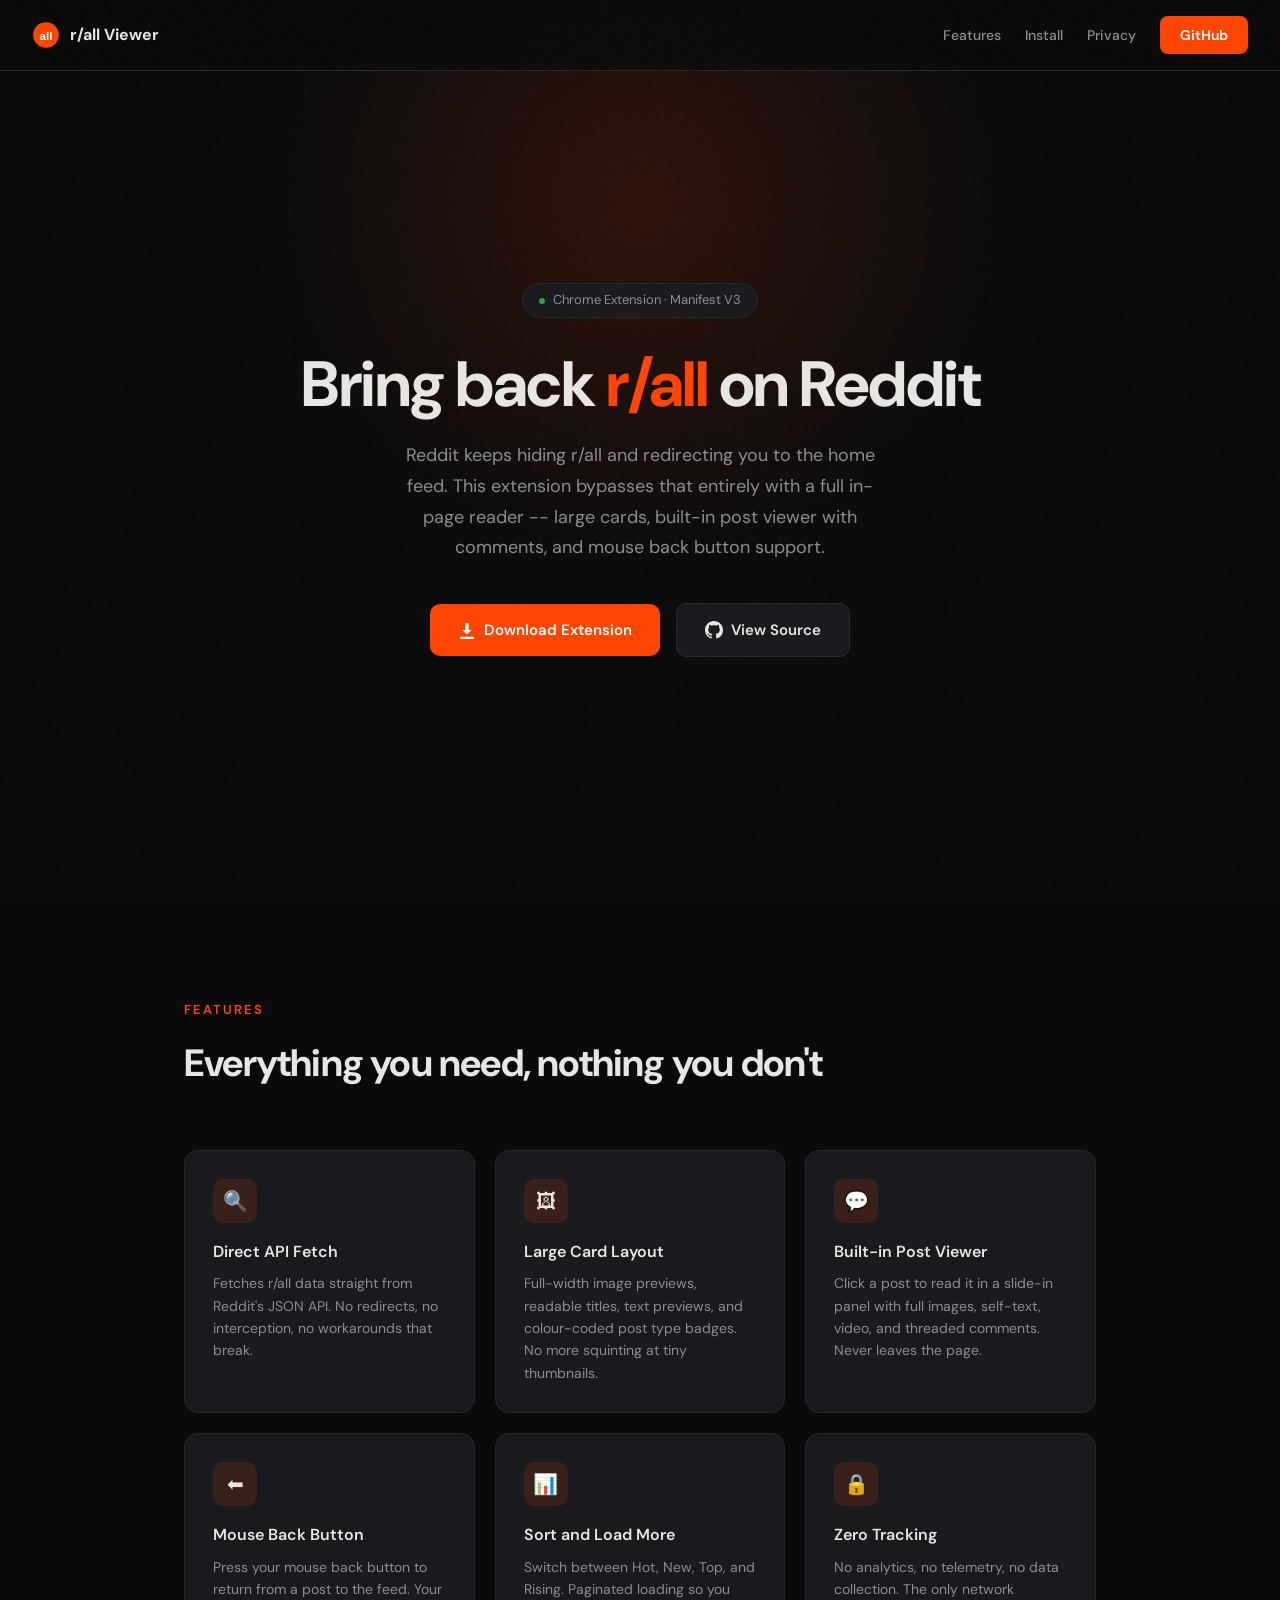
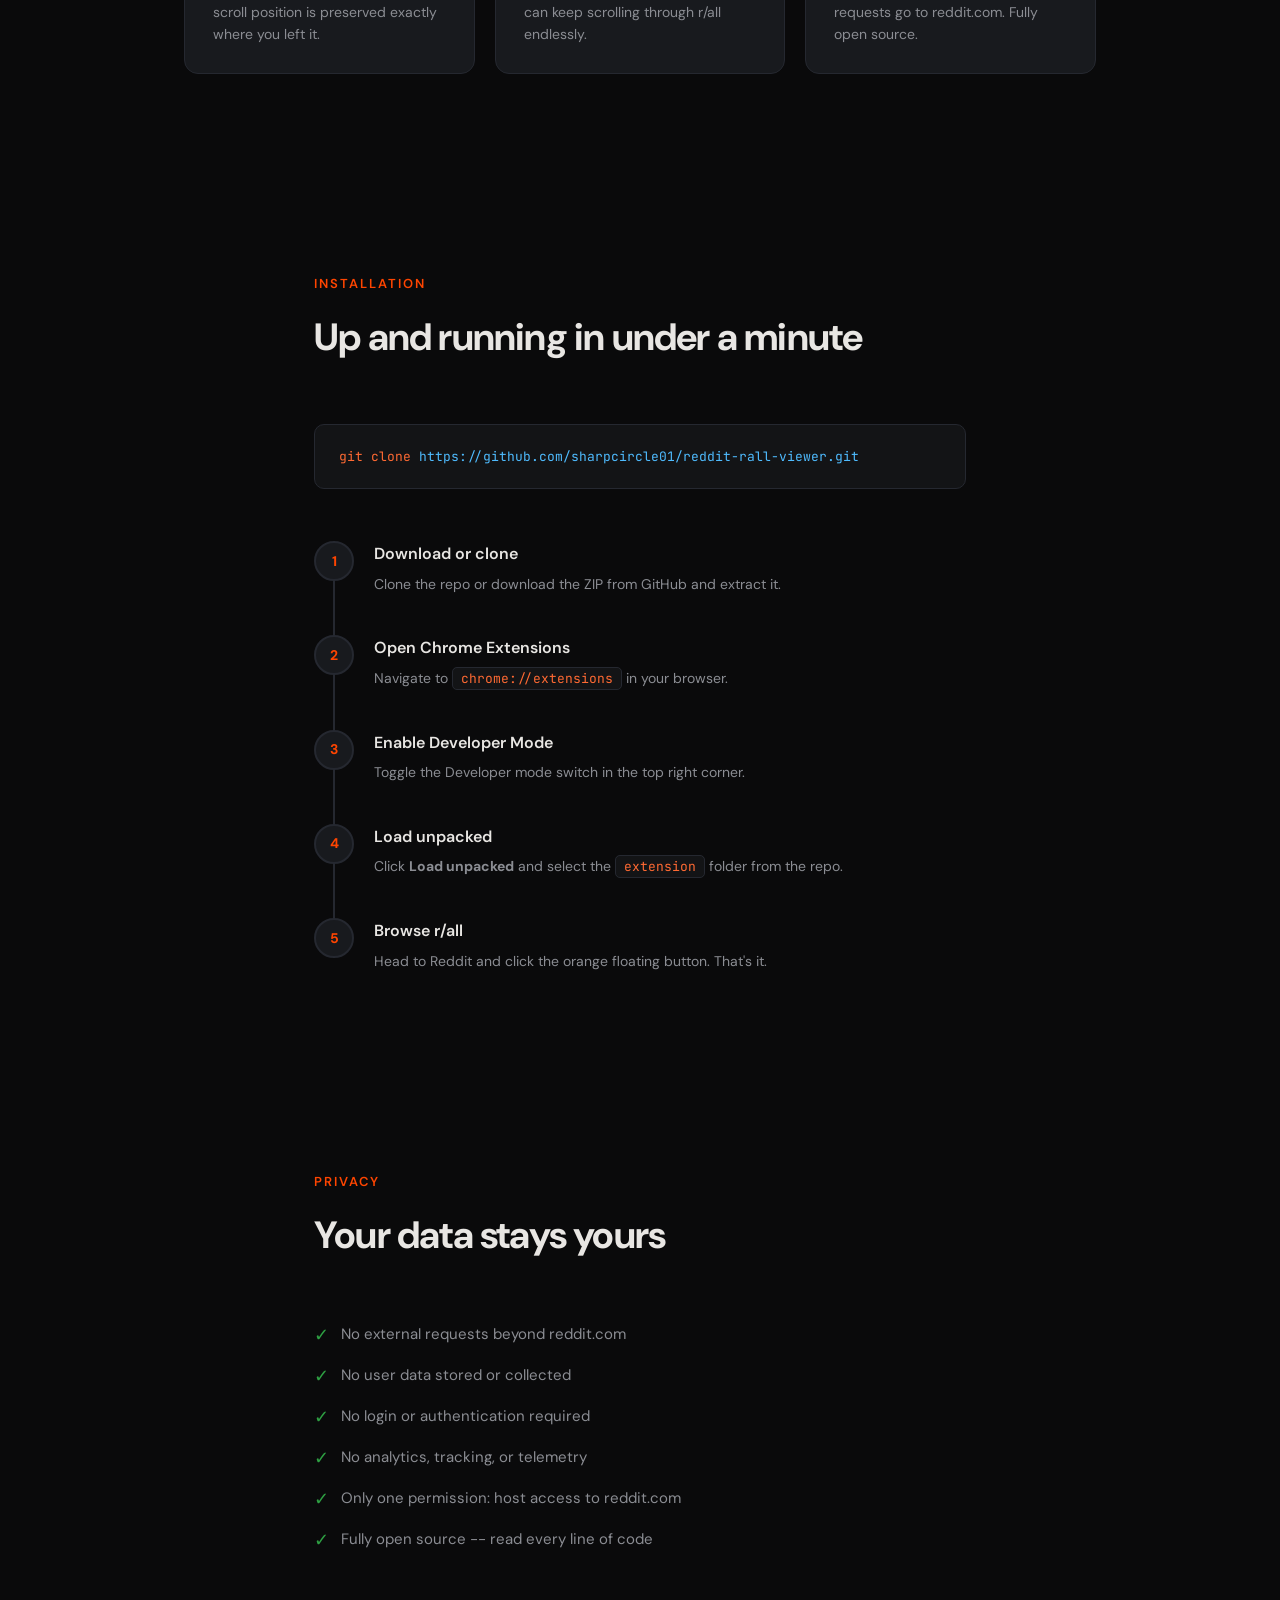
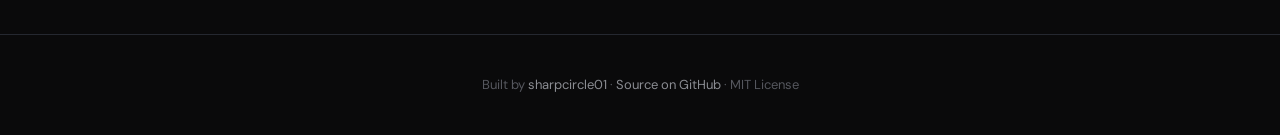
<file: docs/index.html>
<!DOCTYPE html>
<html lang="en">
<head>
  <meta charset="UTF-8">
  <meta name="viewport" content="width=device-width, initial-scale=1.0">
  <title>Reddit r/all Viewer - Chrome Extension</title>
  <meta name="description" content="A lightweight Chrome extension that brings back r/all on Reddit. Bypass Reddit's redirect and browse r/all directly in-page.">
  <meta property="og:title" content="Reddit r/all Viewer">
  <meta property="og:description" content="Brings back r/all on Reddit. Lightweight Chrome extension, no tracking, no login required.">
  <meta property="og:type" content="website">
  <meta property="og:url" content="https://sharpcircle01.github.io/reddit-rall-viewer/">
  <link rel="preconnect" href="https://fonts.googleapis.com">
  <link rel="preconnect" href="https://fonts.gstatic.com" crossorigin>
  <link href="https://fonts.googleapis.com/css2?family=DM+Sans:ital,opsz,wght@0,9..40,400;0,9..40,500;0,9..40,700&family=JetBrains+Mono:wght@400;500&display=swap" rel="stylesheet">
  <style>
    :root {
      --bg: #0a0a0b;
      --bg-elevated: #131416;
      --bg-card: #181a1e;
      --bg-card-hover: #1e2126;
      --border: #252830;
      --border-accent: #ff4500;
      --text: #e8e6e3;
      --text-secondary: #8b8d93;
      --text-muted: #55575e;
      --accent: #ff4500;
      --accent-glow: rgba(255, 69, 0, 0.15);
      --accent-soft: #ff6a33;
      --green: #2ea043;
      --font: 'DM Sans', sans-serif;
      --mono: 'JetBrains Mono', monospace;
    }

    * { margin: 0; padding: 0; box-sizing: border-box; }

    html {
      scroll-behavior: smooth;
      -webkit-font-smoothing: antialiased;
    }

    body {
      font-family: var(--font);
      background: var(--bg);
      color: var(--text);
      line-height: 1.6;
      overflow-x: hidden;
    }

    /* ── Grain overlay ── */
    body::before {
      content: '';
      position: fixed;
      inset: 0;
      z-index: 9999;
      pointer-events: none;
      opacity: 0.025;
      background-image: url("data:image/svg+xml,%3Csvg viewBox='0 0 256 256' xmlns='http://www.w3.org/2000/svg'%3E%3Cfilter id='n'%3E%3CfeTurbulence type='fractalNoise' baseFrequency='0.9' numOctaves='4' stitchTiles='stitch'/%3E%3C/filter%3E%3Crect width='100%25' height='100%25' filter='url(%23n)'/%3E%3C/svg%3E");
    }

    /* ── Nav ── */
    nav {
      position: fixed;
      top: 0;
      left: 0;
      right: 0;
      z-index: 100;
      padding: 16px 32px;
      display: flex;
      align-items: center;
      justify-content: space-between;
      background: rgba(10, 10, 11, 0.85);
      backdrop-filter: blur(20px);
      border-bottom: 1px solid var(--border);
    }

    .nav-brand {
      display: flex;
      align-items: center;
      gap: 10px;
      font-weight: 700;
      font-size: 16px;
      color: var(--text);
      text-decoration: none;
    }

    .nav-brand svg { flex-shrink: 0; }

    .nav-links {
      display: flex;
      align-items: center;
      gap: 24px;
    }

    .nav-links a {
      color: var(--text-secondary);
      text-decoration: none;
      font-size: 14px;
      font-weight: 500;
      transition: color 0.2s;
    }

    .nav-links a:hover { color: var(--text); }

    .nav-cta {
      background: var(--accent) !important;
      color: white !important;
      padding: 8px 20px;
      border-radius: 8px;
      font-weight: 600 !important;
      transition: transform 0.15s, box-shadow 0.15s !important;
    }

    .nav-cta:hover {
      transform: translateY(-1px);
      box-shadow: 0 4px 20px var(--accent-glow);
    }

    /* ── Hero ── */
    .hero {
      min-height: 100vh;
      display: flex;
      align-items: center;
      justify-content: center;
      text-align: center;
      padding: 120px 24px 80px;
      position: relative;
    }

    .hero::before {
      content: '';
      position: absolute;
      top: -200px;
      left: 50%;
      transform: translateX(-50%);
      width: 800px;
      height: 800px;
      background: radial-gradient(circle, var(--accent-glow) 0%, transparent 65%);
      pointer-events: none;
    }

    .hero-content {
      position: relative;
      max-width: 680px;
    }

    .hero-badge {
      display: inline-flex;
      align-items: center;
      gap: 8px;
      background: var(--bg-card);
      border: 1px solid var(--border);
      padding: 6px 16px;
      border-radius: 100px;
      font-size: 13px;
      color: var(--text-secondary);
      margin-bottom: 32px;
      animation: fadeUp 0.6s ease both;
    }

    .hero-badge .dot {
      width: 6px;
      height: 6px;
      background: var(--green);
      border-radius: 50%;
      animation: pulse 2s ease infinite;
    }

    @keyframes pulse {
      0%, 100% { opacity: 1; }
      50% { opacity: 0.4; }
    }

    h1 {
      font-size: clamp(40px, 6vw, 64px);
      font-weight: 700;
      line-height: 1.1;
      letter-spacing: -1.5px;
      margin-bottom: 20px;
      animation: fadeUp 0.6s ease 0.1s both;
    }

    h1 .accent { color: var(--accent); }

    .hero-sub {
      font-size: 18px;
      color: var(--text-secondary);
      max-width: 500px;
      margin: 0 auto 40px;
      line-height: 1.7;
      animation: fadeUp 0.6s ease 0.2s both;
    }

    .hero-actions {
      display: flex;
      align-items: center;
      justify-content: center;
      gap: 16px;
      animation: fadeUp 0.6s ease 0.3s both;
    }

    .btn {
      display: inline-flex;
      align-items: center;
      gap: 8px;
      padding: 14px 28px;
      border-radius: 10px;
      font-size: 15px;
      font-weight: 600;
      text-decoration: none;
      font-family: var(--font);
      cursor: pointer;
      border: none;
      transition: all 0.2s;
    }

    .btn-primary {
      background: var(--accent);
      color: white;
    }

    .btn-primary:hover {
      background: var(--accent-soft);
      transform: translateY(-2px);
      box-shadow: 0 8px 30px var(--accent-glow);
    }

    .btn-secondary {
      background: var(--bg-card);
      color: var(--text);
      border: 1px solid var(--border);
    }

    .btn-secondary:hover {
      background: var(--bg-card-hover);
      border-color: var(--text-muted);
    }

    @keyframes fadeUp {
      from { opacity: 0; transform: translateY(20px); }
      to { opacity: 1; transform: translateY(0); }
    }

    /* ── Features ── */
    .features {
      padding: 100px 24px;
      max-width: 960px;
      margin: 0 auto;
    }

    .section-label {
      font-size: 13px;
      font-weight: 600;
      color: var(--accent);
      text-transform: uppercase;
      letter-spacing: 2px;
      margin-bottom: 12px;
    }

    .section-title {
      font-size: clamp(28px, 4vw, 38px);
      font-weight: 700;
      letter-spacing: -0.8px;
      margin-bottom: 56px;
    }

    .features-grid {
      display: grid;
      grid-template-columns: repeat(auto-fit, minmax(270px, 1fr));
      gap: 20px;
    }

    .feature-card {
      background: var(--bg-card);
      border: 1px solid var(--border);
      border-radius: 14px;
      padding: 28px;
      transition: all 0.25s;
    }

    .feature-card:hover {
      border-color: var(--border-accent);
      background: var(--bg-card-hover);
      transform: translateY(-3px);
      box-shadow: 0 12px 40px rgba(0,0,0,0.3);
    }

    .feature-icon {
      width: 44px;
      height: 44px;
      border-radius: 10px;
      background: var(--accent-glow);
      display: flex;
      align-items: center;
      justify-content: center;
      font-size: 20px;
      margin-bottom: 16px;
    }

    .feature-card h3 {
      font-size: 16px;
      font-weight: 600;
      margin-bottom: 8px;
    }

    .feature-card p {
      font-size: 14px;
      color: var(--text-secondary);
      line-height: 1.6;
    }

    /* ── Install ── */
    .install {
      padding: 100px 24px;
      max-width: 700px;
      margin: 0 auto;
    }

    .steps {
      display: flex;
      flex-direction: column;
      gap: 0;
      position: relative;
    }

    .steps::before {
      content: '';
      position: absolute;
      left: 19px;
      top: 40px;
      bottom: 40px;
      width: 2px;
      background: var(--border);
    }

    .step {
      display: flex;
      gap: 20px;
      padding: 20px 0;
      position: relative;
    }

    .step-num {
      width: 40px;
      height: 40px;
      flex-shrink: 0;
      background: var(--bg-card);
      border: 2px solid var(--border);
      border-radius: 50%;
      display: flex;
      align-items: center;
      justify-content: center;
      font-size: 14px;
      font-weight: 700;
      color: var(--accent);
      position: relative;
      z-index: 1;
    }

    .step-content h3 {
      font-size: 16px;
      font-weight: 600;
      margin-bottom: 6px;
    }

    .step-content p {
      font-size: 14px;
      color: var(--text-secondary);
      line-height: 1.6;
    }

    .step-content code {
      background: var(--bg-elevated);
      border: 1px solid var(--border);
      padding: 2px 8px;
      border-radius: 5px;
      font-family: var(--mono);
      font-size: 13px;
      color: var(--accent-soft);
    }

    /* ── Code block ── */
    .code-block {
      background: var(--bg-elevated);
      border: 1px solid var(--border);
      border-radius: 10px;
      padding: 20px 24px;
      margin: 32px 0;
      font-family: var(--mono);
      font-size: 13px;
      color: var(--text-secondary);
      overflow-x: auto;
      line-height: 1.8;
    }

    .code-block .cmd { color: var(--accent-soft); }
    .code-block .url { color: #4fbcff; }

    /* ── Privacy ── */
    .privacy {
      padding: 80px 24px;
      max-width: 700px;
      margin: 0 auto;
    }

    .privacy-list {
      display: flex;
      flex-direction: column;
      gap: 14px;
      margin-top: 28px;
    }

    .privacy-item {
      display: flex;
      align-items: flex-start;
      gap: 12px;
      font-size: 15px;
      color: var(--text-secondary);
    }

    .privacy-item .check {
      color: var(--green);
      font-size: 18px;
      flex-shrink: 0;
      line-height: 1.5;
    }

    /* ── Footer ── */
    footer {
      border-top: 1px solid var(--border);
      padding: 40px 24px;
      text-align: center;
      color: var(--text-muted);
      font-size: 13px;
    }

    footer a {
      color: var(--text-secondary);
      text-decoration: none;
    }

    footer a:hover { color: var(--text); }

    /* ── Responsive ── */
    @media (max-width: 640px) {
      nav { padding: 14px 18px; }
      .nav-links a:not(.nav-cta) { display: none; }
      .hero { padding: 100px 20px 60px; }
      .hero-actions { flex-direction: column; width: 100%; }
      .btn { width: 100%; justify-content: center; }
      .features-grid { grid-template-columns: 1fr; }
    }
  </style>
</head>
<body>

  <!-- Nav -->
  <nav>
    <a href="#" class="nav-brand">
      <svg width="28" height="28" viewBox="0 0 24 24" fill="none">
        <circle cx="12" cy="12" r="11" fill="#FF4500"/>
        <text x="12" y="16" text-anchor="middle" fill="white" font-size="10" font-weight="bold" font-family="sans-serif">all</text>
      </svg>
      r/all Viewer
    </a>
    <div class="nav-links">
      <a href="#features">Features</a>
      <a href="#install">Install</a>
      <a href="#privacy">Privacy</a>
      <a href="https://github.com/sharpcircle01/reddit-rall-viewer" class="nav-cta">GitHub</a>
    </div>
  </nav>

  <!-- Hero -->
  <section class="hero">
    <div class="hero-content">
      <div class="hero-badge">
        <span class="dot"></span>
        Chrome Extension &middot; Manifest V3
      </div>
      <h1>Bring back <span class="accent">r/all</span> on Reddit</h1>
      <p class="hero-sub">
        Reddit keeps hiding r/all and redirecting you to the home feed. This extension bypasses that entirely with a full in-page reader -- large cards, built-in post viewer with comments, and mouse back button support.
      </p>
      <div class="hero-actions">
        <a href="https://github.com/sharpcircle01/reddit-rall-viewer/archive/refs/heads/main.zip" class="btn btn-primary">
          <svg width="18" height="18" viewBox="0 0 16 16" fill="currentColor"><path d="M8 12l-4-4h2.5V2h3v6H12L8 12zm-6 2h12v2H2v-2z"/></svg>
          Download Extension
        </a>
        <a href="https://github.com/sharpcircle01/reddit-rall-viewer" class="btn btn-secondary">
          <svg width="18" height="18" viewBox="0 0 16 16" fill="currentColor"><path d="M8 0C3.58 0 0 3.58 0 8c0 3.54 2.29 6.53 5.47 7.59.4.07.55-.17.55-.38 0-.19-.01-.82-.01-1.49-2.01.37-2.53-.49-2.69-.94-.09-.23-.48-.94-.82-1.13-.28-.15-.68-.52-.01-.53.63-.01 1.08.58 1.23.82.72 1.21 1.87.87 2.33.66.07-.52.28-.87.51-1.07-1.78-.2-3.64-.89-3.64-3.95 0-.87.31-1.59.82-2.15-.08-.2-.36-1.02.08-2.12 0 0 .67-.21 2.2.82.64-.18 1.32-.27 2-.27.68 0 1.36.09 2 .27 1.53-1.04 2.2-.82 2.2-.82.44 1.1.16 1.92.08 2.12.51.56.82 1.27.82 2.15 0 3.07-1.87 3.75-3.65 3.95.29.25.54.73.54 1.48 0 1.07-.01 1.93-.01 2.2 0 .21.15.46.55.38A8.013 8.013 0 0016 8c0-4.42-3.58-8-8-8z"/></svg>
          View Source
        </a>
      </div>
    </div>
  </section>

  <!-- Features -->
  <section class="features" id="features">
    <div class="section-label">Features</div>
    <h2 class="section-title">Everything you need, nothing you don't</h2>
    <div class="features-grid">
      <div class="feature-card">
        <div class="feature-icon">&#x1F50D;</div>
        <h3>Direct API Fetch</h3>
        <p>Fetches r/all data straight from Reddit's JSON API. No redirects, no interception, no workarounds that break.</p>
      </div>
      <div class="feature-card">
        <div class="feature-icon">&#x1F5BC;</div>
        <h3>Large Card Layout</h3>
        <p>Full-width image previews, readable titles, text previews, and colour-coded post type badges. No more squinting at tiny thumbnails.</p>
      </div>
      <div class="feature-card">
        <div class="feature-icon">&#x1F4AC;</div>
        <h3>Built-in Post Viewer</h3>
        <p>Click a post to read it in a slide-in panel with full images, self-text, video, and threaded comments. Never leaves the page.</p>
      </div>
      <div class="feature-card">
        <div class="feature-icon">&#x2B05;</div>
        <h3>Mouse Back Button</h3>
        <p>Press your mouse back button to return from a post to the feed. Your scroll position is preserved exactly where you left it.</p>
      </div>
      <div class="feature-card">
        <div class="feature-icon">&#x1F4CA;</div>
        <h3>Sort and Load More</h3>
        <p>Switch between Hot, New, Top, and Rising. Paginated loading so you can keep scrolling through r/all endlessly.</p>
      </div>
      <div class="feature-card">
        <div class="feature-icon">&#x1F512;</div>
        <h3>Zero Tracking</h3>
        <p>No analytics, no telemetry, no data collection. The only network requests go to reddit.com. Fully open source.</p>
      </div>
    </div>
  </section>

  <!-- Install -->
  <section class="install" id="install">
    <div class="section-label">Installation</div>
    <h2 class="section-title">Up and running in under a minute</h2>

    <div class="code-block">
      <span class="cmd">git clone</span> <span class="url">https://github.com/sharpcircle01/reddit-rall-viewer.git</span>
    </div>

    <div class="steps">
      <div class="step">
        <div class="step-num">1</div>
        <div class="step-content">
          <h3>Download or clone</h3>
          <p>Clone the repo or download the ZIP from GitHub and extract it.</p>
        </div>
      </div>
      <div class="step">
        <div class="step-num">2</div>
        <div class="step-content">
          <h3>Open Chrome Extensions</h3>
          <p>Navigate to <code>chrome://extensions</code> in your browser.</p>
        </div>
      </div>
      <div class="step">
        <div class="step-num">3</div>
        <div class="step-content">
          <h3>Enable Developer Mode</h3>
          <p>Toggle the Developer mode switch in the top right corner.</p>
        </div>
      </div>
      <div class="step">
        <div class="step-num">4</div>
        <div class="step-content">
          <h3>Load unpacked</h3>
          <p>Click <strong>Load unpacked</strong> and select the <code>extension</code> folder from the repo.</p>
        </div>
      </div>
      <div class="step">
        <div class="step-num">5</div>
        <div class="step-content">
          <h3>Browse r/all</h3>
          <p>Head to Reddit and click the orange floating button. That's it.</p>
        </div>
      </div>
    </div>
  </section>

  <!-- Privacy -->
  <section class="privacy" id="privacy">
    <div class="section-label">Privacy</div>
    <h2 class="section-title">Your data stays yours</h2>
    <div class="privacy-list">
      <div class="privacy-item">
        <span class="check">&#10003;</span>
        <span>No external requests beyond reddit.com</span>
      </div>
      <div class="privacy-item">
        <span class="check">&#10003;</span>
        <span>No user data stored or collected</span>
      </div>
      <div class="privacy-item">
        <span class="check">&#10003;</span>
        <span>No login or authentication required</span>
      </div>
      <div class="privacy-item">
        <span class="check">&#10003;</span>
        <span>No analytics, tracking, or telemetry</span>
      </div>
      <div class="privacy-item">
        <span class="check">&#10003;</span>
        <span>Only one permission: host access to reddit.com</span>
      </div>
      <div class="privacy-item">
        <span class="check">&#10003;</span>
        <span>Fully open source -- read every line of code</span>
      </div>
    </div>
  </section>

  <!-- Footer -->
  <footer>
    <p>
      Built by <a href="https://github.com/sharpcircle01">sharpcircle01</a> &middot;
      <a href="https://github.com/sharpcircle01/reddit-rall-viewer">Source on GitHub</a> &middot;
      MIT License
    </p>
  </footer>

</body>
</html>
</file>
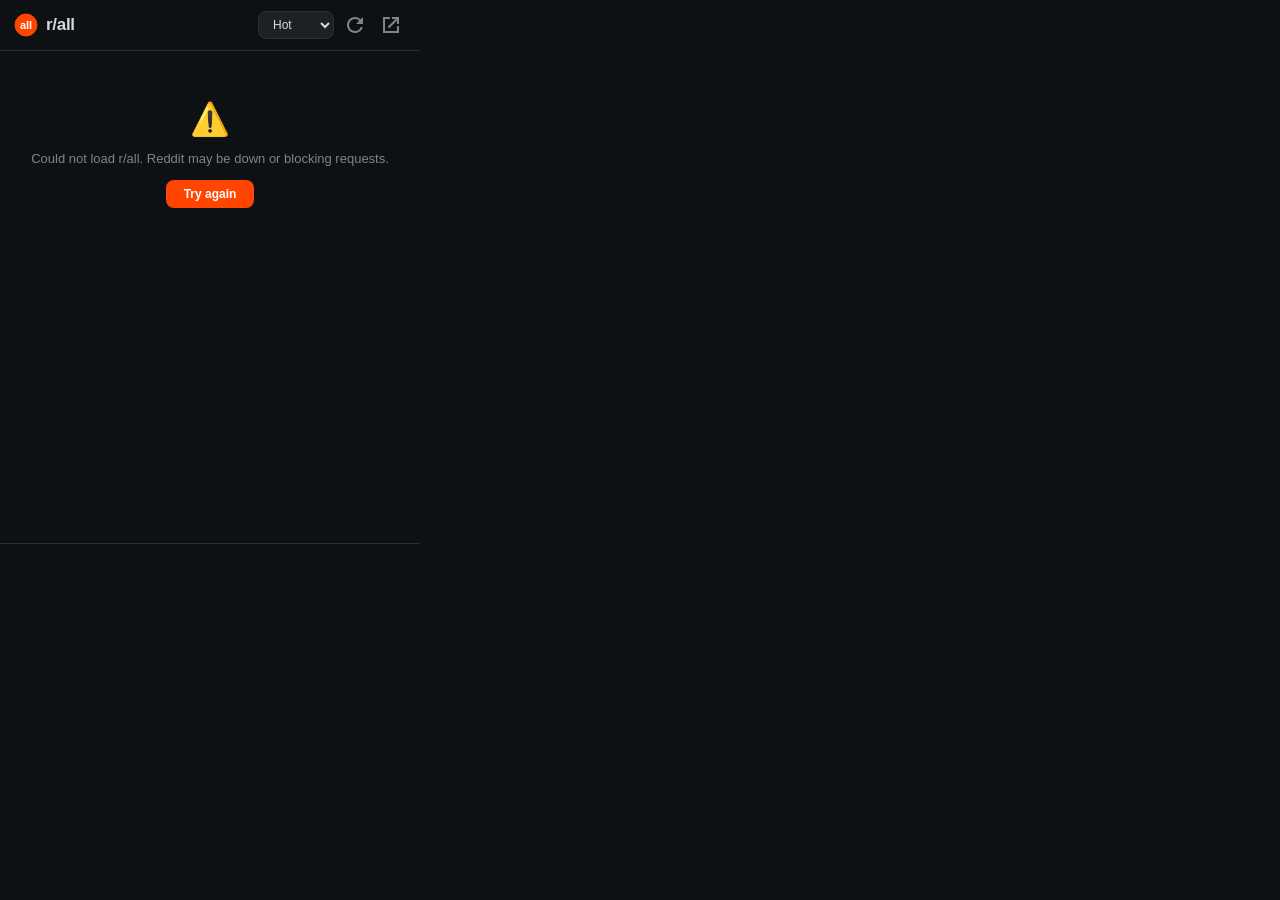
<file: extension/popup.html>
<!DOCTYPE html>
<html lang="en">
<head>
  <meta charset="UTF-8">
  <meta name="viewport" content="width=device-width, initial-scale=1.0">
  <title>r/all Viewer</title>
  <link rel="stylesheet" href="popup.css">
</head>
<body>
  <div class="container">
    <header class="header">
      <div class="logo">
        <svg width="24" height="24" viewBox="0 0 24 24" fill="none">
          <circle cx="12" cy="12" r="11" fill="#FF4500" stroke="#FF4500" stroke-width="1"/>
          <text x="12" y="16" text-anchor="middle" fill="white" font-size="11" font-weight="bold" font-family="sans-serif">all</text>
        </svg>
        <span class="logo-text">r/all</span>
      </div>
      <div class="header-actions">
        <select id="sort-select" class="sort-select">
          <option value="hot">Hot</option>
          <option value="new">New</option>
          <option value="top">Top</option>
          <option value="rising">Rising</option>
        </select>
        <button id="refresh-btn" class="icon-btn" title="Refresh">
          <svg width="16" height="16" viewBox="0 0 16 16" fill="currentColor">
            <path d="M13.65 2.35A7.958 7.958 0 0 0 8 0C3.58 0 0 3.58 0 8s3.58 8 8 8c3.73 0 6.84-2.55 7.73-6h-2.08A5.99 5.99 0 0 1 8 14 6 6 0 1 1 8 2c1.66 0 3.14.69 4.22 1.78L9 7h7V0l-2.35 2.35z"/>
          </svg>
        </button>
        <a href="https://www.reddit.com/r/all" target="_blank" class="icon-btn" title="Open r/all in browser">
          <svg width="16" height="16" viewBox="0 0 16 16" fill="currentColor">
            <path d="M14 14H2V2h5V0H0v16h16V9h-2v5zM9 0v2h3.59L4.76 9.83l1.41 1.41L14 3.41V7h2V0H9z"/>
          </svg>
        </a>
      </div>
    </header>

    <div id="posts-container" class="posts-container">
      <div class="loading">
        <div class="spinner"></div>
        <span>Loading r/all&hellip;</span>
      </div>
    </div>

    <footer class="footer">
      <button id="load-more-btn" class="load-more-btn" style="display:none;">Load more</button>
    </footer>
  </div>

  <script src="popup.js"></script>
</body>
</html>
</file>
<file: extension/popup.css>
/* ── Reset & Base ── */
* {
  margin: 0;
  padding: 0;
  box-sizing: border-box;
}

:root {
  --bg-primary: #0e1113;
  --bg-card: #161a1d;
  --bg-card-hover: #1c2126;
  --bg-input: #1c2126;
  --border: #2a2f35;
  --text-primary: #d7dadc;
  --text-secondary: #818384;
  --text-muted: #565859;
  --accent: #ff4500;
  --accent-hover: #ff5722;
  --upvote: #ff4500;
  --downvote: #7193ff;
  --link: #4fbcff;
  --nsfw: #ff585b;
  --radius: 8px;
  --font: 'Segoe UI', -apple-system, BlinkMacSystemFont, sans-serif;
}

body {
  width: 420px;
  max-height: 560px;
  background: var(--bg-primary);
  color: var(--text-primary);
  font-family: var(--font);
  font-size: 13px;
  line-height: 1.4;
  overflow: hidden;
}

.container {
  display: flex;
  flex-direction: column;
  height: 560px;
}

/* ── Header ── */
.header {
  display: flex;
  align-items: center;
  justify-content: space-between;
  padding: 10px 14px;
  border-bottom: 1px solid var(--border);
  background: var(--bg-primary);
  flex-shrink: 0;
}

.logo {
  display: flex;
  align-items: center;
  gap: 8px;
}

.logo-text {
  font-size: 17px;
  font-weight: 700;
  color: var(--text-primary);
  letter-spacing: -0.3px;
}

.header-actions {
  display: flex;
  align-items: center;
  gap: 6px;
}

.sort-select {
  background: var(--bg-input);
  border: 1px solid var(--border);
  color: var(--text-primary);
  padding: 5px 10px;
  border-radius: var(--radius);
  font-size: 12px;
  font-family: var(--font);
  cursor: pointer;
  outline: none;
}

.sort-select:hover {
  border-color: var(--text-muted);
}

.icon-btn {
  display: flex;
  align-items: center;
  justify-content: center;
  width: 30px;
  height: 30px;
  border-radius: var(--radius);
  border: none;
  background: transparent;
  color: var(--text-secondary);
  cursor: pointer;
  transition: all 0.15s ease;
  text-decoration: none;
}

.icon-btn:hover {
  background: var(--bg-card-hover);
  color: var(--text-primary);
}

/* ── Posts ── */
.posts-container {
  flex: 1;
  overflow-y: auto;
  padding: 6px 0;
}

.posts-container::-webkit-scrollbar {
  width: 6px;
}

.posts-container::-webkit-scrollbar-track {
  background: transparent;
}

.posts-container::-webkit-scrollbar-thumb {
  background: var(--border);
  border-radius: 3px;
}

.post {
  display: flex;
  gap: 10px;
  padding: 10px 14px;
  border-bottom: 1px solid var(--border);
  cursor: pointer;
  transition: background 0.12s ease;
}

.post:hover {
  background: var(--bg-card-hover);
}

.post-rank {
  flex-shrink: 0;
  width: 22px;
  text-align: right;
  font-size: 11px;
  font-weight: 600;
  color: var(--text-muted);
  padding-top: 2px;
}

.post-thumb {
  flex-shrink: 0;
  width: 56px;
  height: 56px;
  border-radius: 6px;
  overflow: hidden;
  background: var(--bg-input);
  display: flex;
  align-items: center;
  justify-content: center;
}

.post-thumb img {
  width: 100%;
  height: 100%;
  object-fit: cover;
}

.post-thumb-placeholder {
  font-size: 20px;
  color: var(--text-muted);
}

.post-body {
  flex: 1;
  min-width: 0;
}

.post-title {
  font-size: 13px;
  font-weight: 500;
  color: var(--text-primary);
  line-height: 1.35;
  display: -webkit-box;
  -webkit-line-clamp: 2;
  -webkit-box-orient: vertical;
  overflow: hidden;
}

.post-title .nsfw-tag {
  background: var(--nsfw);
  color: white;
  font-size: 9px;
  font-weight: 700;
  padding: 1px 4px;
  border-radius: 3px;
  margin-right: 4px;
  vertical-align: middle;
  letter-spacing: 0.5px;
}

.post-meta {
  display: flex;
  align-items: center;
  gap: 8px;
  margin-top: 4px;
  font-size: 11px;
  color: var(--text-secondary);
}

.post-sub {
  color: var(--link);
  font-weight: 500;
}

.post-score {
  display: flex;
  align-items: center;
  gap: 2px;
  color: var(--upvote);
  font-weight: 600;
}

.post-score svg {
  width: 10px;
  height: 10px;
}

.post-comments {
  display: flex;
  align-items: center;
  gap: 3px;
}

.post-comments svg {
  width: 11px;
  height: 11px;
}

.post-time {
  color: var(--text-muted);
}

/* ── Loading ── */
.loading {
  display: flex;
  flex-direction: column;
  align-items: center;
  justify-content: center;
  gap: 12px;
  padding: 60px 0;
  color: var(--text-secondary);
  font-size: 13px;
}

.spinner {
  width: 28px;
  height: 28px;
  border: 3px solid var(--border);
  border-top-color: var(--accent);
  border-radius: 50%;
  animation: spin 0.7s linear infinite;
}

@keyframes spin {
  to { transform: rotate(360deg); }
}

/* ── Error ── */
.error {
  text-align: center;
  padding: 40px 20px;
  color: var(--text-secondary);
}

.error-icon {
  font-size: 32px;
  margin-bottom: 8px;
}

.error-msg {
  font-size: 13px;
  margin-bottom: 12px;
}

.retry-btn {
  background: var(--accent);
  color: white;
  border: none;
  padding: 7px 18px;
  border-radius: var(--radius);
  font-size: 12px;
  font-weight: 600;
  cursor: pointer;
  font-family: var(--font);
  transition: background 0.15s;
}

.retry-btn:hover {
  background: var(--accent-hover);
}

/* ── Footer ── */
.footer {
  flex-shrink: 0;
  padding: 8px 14px;
  border-top: 1px solid var(--border);
  text-align: center;
}

.load-more-btn {
  width: 100%;
  background: var(--bg-card);
  color: var(--text-primary);
  border: 1px solid var(--border);
  padding: 8px;
  border-radius: var(--radius);
  font-size: 12px;
  font-weight: 600;
  cursor: pointer;
  font-family: var(--font);
  transition: all 0.15s;
}

.load-more-btn:hover {
  background: var(--bg-card-hover);
  border-color: var(--text-muted);
}

.load-more-btn:disabled {
  opacity: 0.5;
  cursor: not-allowed;
}
</file>
